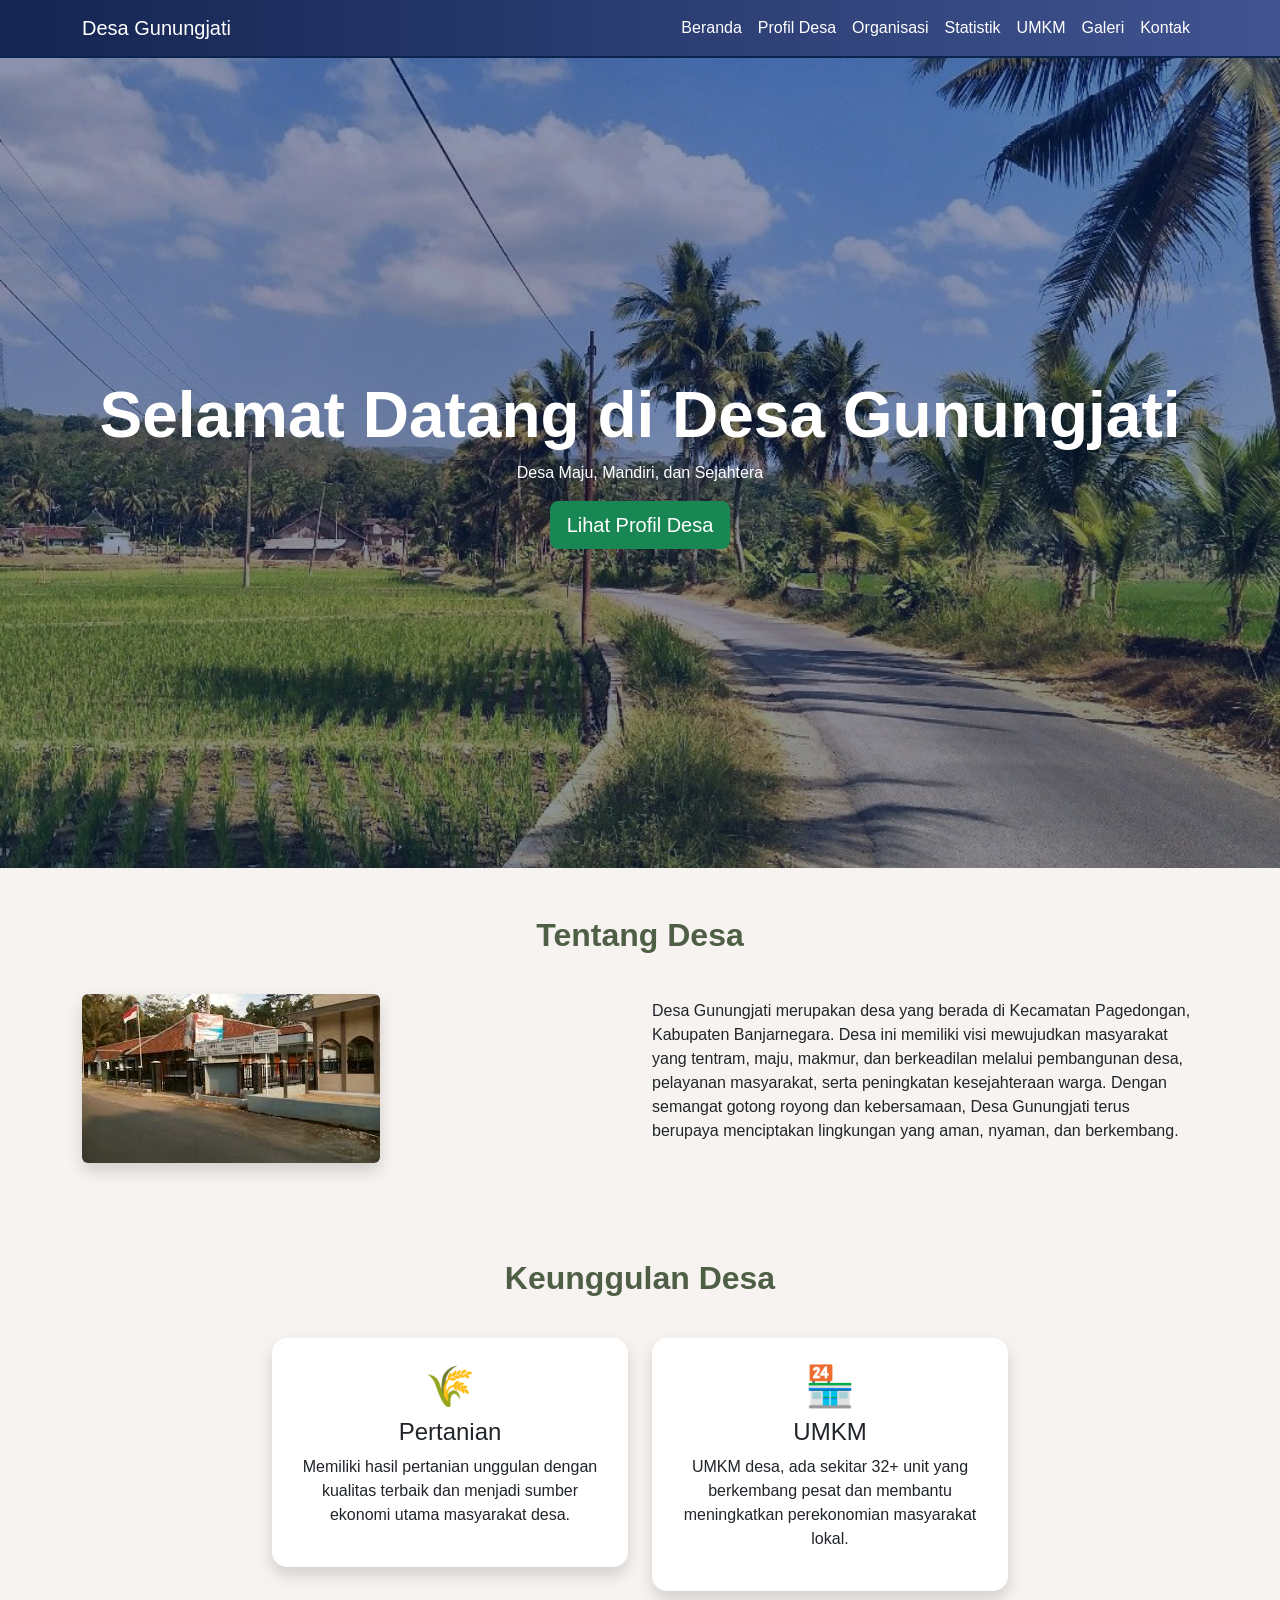
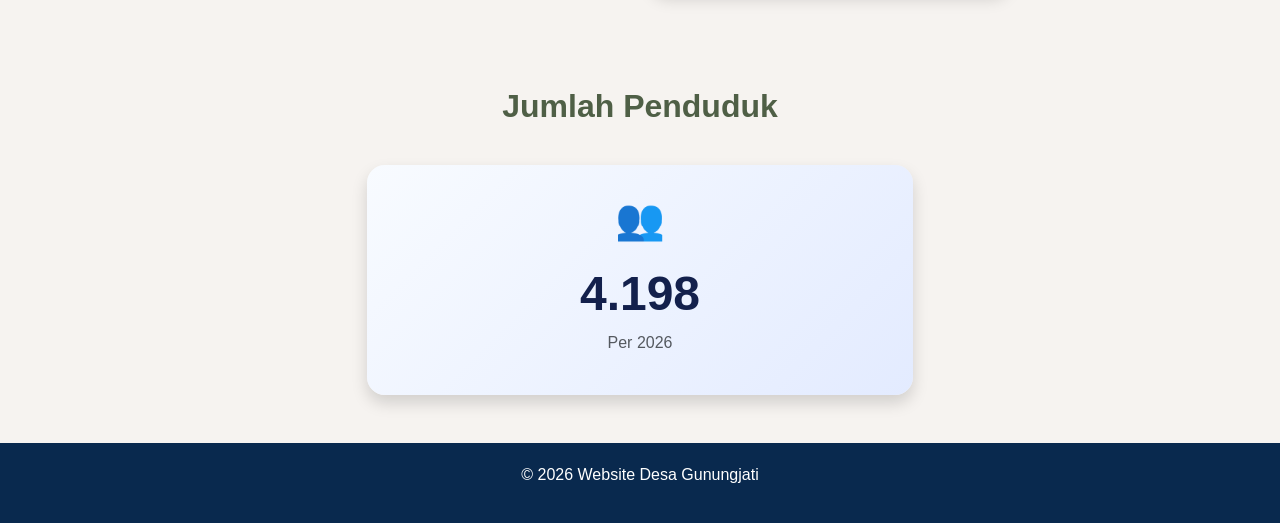
<file: Webdesa/index.html>
<!DOCTYPE html>
<html lang="id">
<head>
  <meta charset="UTF-8">
  <meta name="viewport" content="width=device-width, initial-scale=1.0">
  <title>Website Desa Gunungjati</title>
  <link href="https://cdn.jsdelivr.net/npm/bootstrap@5.3.3/dist/css/bootstrap.min.css" rel="stylesheet">
  <link rel="stylesheet" href="css/style.css">
</head>
<body>
  <!-- NAVBAR -->
  <nav class="navbar navbar-expand-lg navbar-dark sticky-top">
    <div class="container">
      <a class="navbar-brand" href="index.html">Desa Gunungjati</a>
      <button class="navbar-toggler" type="button" data-bs-toggle="collapse" data-bs-target="#menu">
        <span class="navbar-toggler-icon"></span>
      </button>
      <div class="collapse navbar-collapse" id="menu">
        <ul class="navbar-nav ms-auto">
          <li class="nav-item"><a class="nav-link" href="index.html">Beranda</a></li>
          <li class="nav-item"><a class="nav-link" href="profil.html">Profil Desa</a></li>
          <li class="nav-item"><a class="nav-link" href="organisasi.html">Organisasi</a></li>
          <li class="nav-item"><a class="nav-link" href="statistik.html">Statistik</a></li>
          <li class="nav-item"><a class="nav-link" href="umkm.html">UMKM</a></li>
          <li class="nav-item"><a class="nav-link" href="galeri.html">Galeri</a></li>
          <li class="nav-item"><a class="nav-link" href="kontak.html">Kontak</a></li>
        </ul>
      </div>
    </div>
  </nav>

  <!-- HERO -->
  <section class="hero">
    <div class="hero-content">
      <h1>Selamat Datang di Desa Gunungjati</h1>
      <p>Desa Maju, Mandiri, dan Sejahtera</p>
      <a href="profil.html" class="btn btn-success btn-lg">Lihat Profil Desa</a>
    </div>
  </section>

  <!-- TENTANG DESA -->
  <section class="container py-5">
    <h2 class="section-title">Tentang Desa</h2>
    <div class="row align-items-center">
      <div class="col-md-6">
        <img src="images/kantor-desa.jpg" class="img-fluid rounded shadow" alt="Kantor Desa">
      </div>
      <div class="col-md-6">
        <p>Desa Gunungjati merupakan desa yang berada di Kecamatan Pagedongan, Kabupaten Banjarnegara. Desa ini memiliki visi mewujudkan masyarakat yang tentram, maju, makmur, dan berkeadilan melalui pembangunan desa, pelayanan masyarakat, serta peningkatan kesejahteraan warga. Dengan semangat gotong royong dan kebersamaan, Desa Gunungjati terus berupaya menciptakan lingkungan yang aman, nyaman, dan berkembang.</p>
        
      </div>
    </div>
  </section>

  <!-- KEUNGGULAN -->
  <section class="container py-5">
    <h2 class="section-title">Keunggulan Desa</h2>
    <div class="row justify-content-center g-4">
      <div class="col-md-4">
        <div class="card shadow p-4 text-center">
          <h1>🌾</h1>
          <h4>Pertanian</h4>
          <p>Memiliki hasil pertanian unggulan dengan kualitas terbaik dan menjadi sumber ekonomi utama masyarakat desa.</p>
        </div>
      </div>
      <div class="col-md-4">
        <div class="card shadow p-4 text-center">
          <h1>🏪</h1>
          <h4>UMKM</h4>
          <p>UMKM desa, ada sekitar 32+ unit yang berkembang pesat dan membantu meningkatkan perekonomian masyarakat lokal.</p>
        </div>
      </div>
    </div>
  </section>

  <!-- JUMLAH PENDUDUK -->
  <section class="container py-5">
    <h2 class="section-title">Jumlah Penduduk</h2>
    <div class="row justify-content-center">
      <div class="col-md-6">
        <div class="card stat-card text-center p-4 shadow">
          <div class="stat-icon">👥</div>
          <h2 id="population-count" data-target="5234">3649</h2>
          <p class="text-muted">Per 2026</p>
        </div>
      </div>
    </div>
  </section>

  <!-- FOOTER -->
  <footer>
    <p>&copy; 2026 Website Desa Gunungjati</p>
  </footer>

  <script src="https://cdn.jsdelivr.net/npm/bootstrap@5.3.3/dist/js/bootstrap.bundle.min.js"></script>
  <script src="js/script.js"></script>
</body>
</html>
</file>
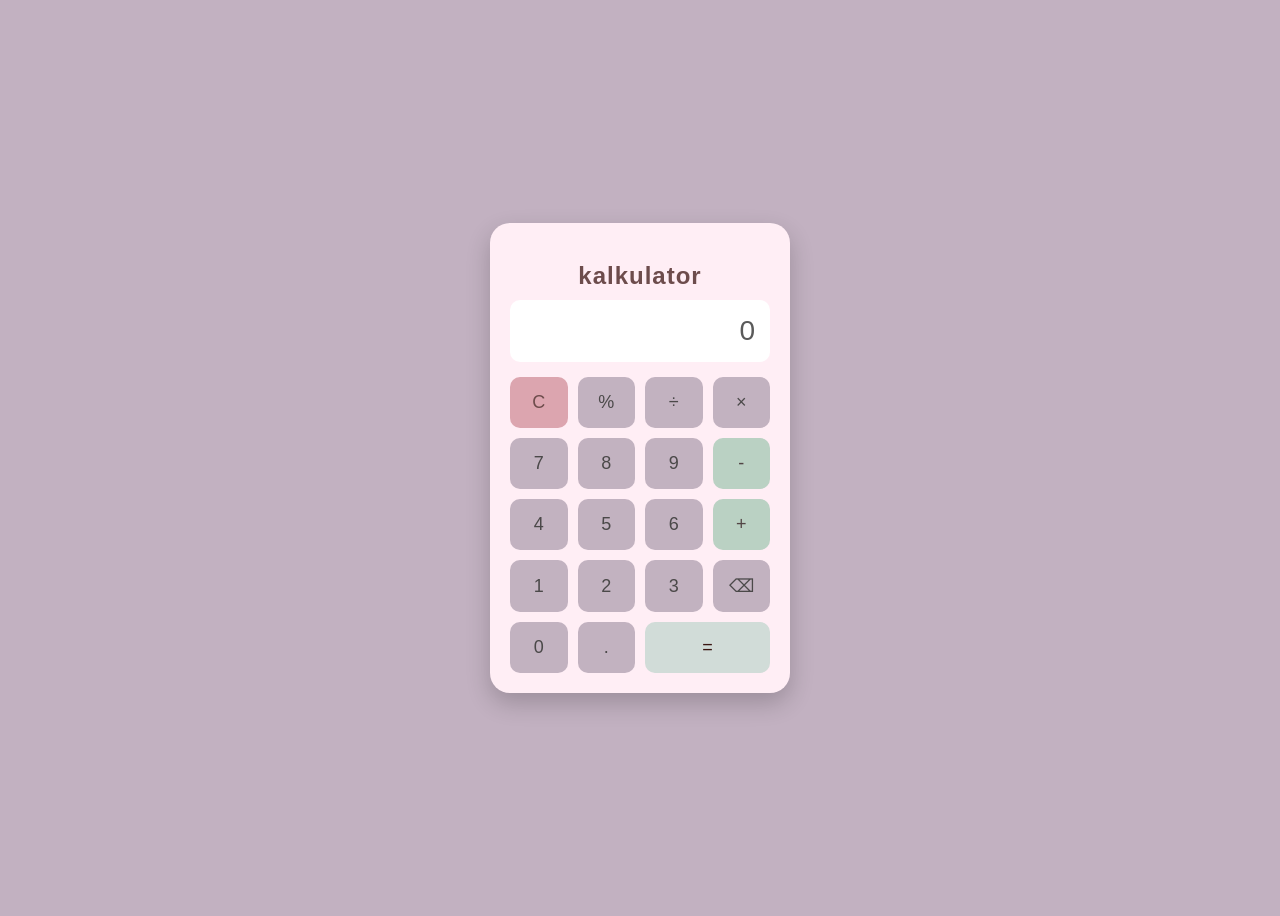
<file: 20374Kalkulator.html>
<!DOCTYPE html>
<html lang="id">
<head>
<meta charset="UTF-8">
<meta name="viewport" content="width=device-width, initial-scale=1.0">
<title>Kalkulator</title>
<style>
    :root {
        --bg: #c2b1c1;
        --calc: #ffeef5;
        --display: #fff;
        --text: #5a5a5a;
        --btn: #c2b2c0;
        --btn-text: #4b4949;
        --accent: #bad1c3;
    }

    body {
        display: flex;
        justify-content: center;
        align-items: center;
        height: 100vh;
        background: var(--bg);
        font-family: Arial, sans-serif;
    }

    .calculator {
        background: var(--calc);
        padding: 20px;
        border-radius: 20px;
        box-shadow: 0 10px 25px rgba(0,0,0,0.2);
        width: 260px;
    }

    .title {
        text-align: center;
        color: #6d4c4c;
        margin-bottom: 10px;
        font-weight: bold;
        letter-spacing: 1px;
    }

    .display {
        background: var(--display);
        color: var(--text);
        font-size: 28px;
        padding: 15px;
        border-radius: 10px;
        text-align: right;
        margin-bottom: 15px;
        overflow-x: auto;
    }

    .buttons {
        display: grid;
        grid-template-columns: repeat(4, 1fr);
        gap: 10px;
    }

    button {
        padding: 15px;
        font-size: 18px;
        border: none;
        border-radius: 10px;
        cursor: pointer;
        background: var(--btn);
        color: var(--btn-text);
        transition: 0.2s;
    }

    button:active {
        transform: scale(0.95);
    }

    .operator {
        background: var(--accent);
        color: #524545;
    }

    .equal {
        background: #d1dcd8;
        color: #3a1612;
        grid-column: span 2;
    }

    .clear {
        background: #dca5af;
        color: #6d4c4c;
    }
</style>
</head>
<body>

<div class="calculator">
    <h2 class="title">kalkulator</h2>
    <div class="display" id="display">0</div>

    <div class="buttons">
        <button class="clear" onclick="clearDisplay()">C</button>
        <button onclick="append('%')">%</button>
        <button onclick="append('/')">÷</button>
        <button onclick="append('*')">×</button>

        <button onclick="append('7')">7</button>
        <button onclick="append('8')">8</button>
        <button onclick="append('9')">9</button>
        <button class="operator" onclick="append('-')">-</button>

        <button onclick="append('4')">4</button>
        <button onclick="append('5')">5</button>
        <button onclick="append('6')">6</button>
        <button class="operator" onclick="append('+')">+</button>

        <button onclick="append('1')">1</button>
        <button onclick="append('2')">2</button>
        <button onclick="append('3')">3</button>
        <button onclick="deleteLast()">⌫</button>

        <button onclick="append('0')">0</button>
        <button onclick="append('.')">.</button>
        <button onclick="calculate()" class="equal">=</button>
    </div>
</div>

<script>
    let display = document.getElementById("display");

    function append(value) {
        if (display.innerText === "0") {
            display.innerText = value;
        } else {
            display.innerText += value;
        }
    }

    function clearDisplay() {
        display.innerText = "0";
    }

    function calculate() {
        try {
            display.innerText = eval(display.innerText);
        } catch {
            display.innerText = "Error";
        }
    }

    function deleteLast() {
        if (display.innerText.length === 1) {
            display.innerText = "0";
        } else {
            display.innerText = display.innerText.slice(0, -1);
        }
    }
</script>

</body>
</html>
</file>
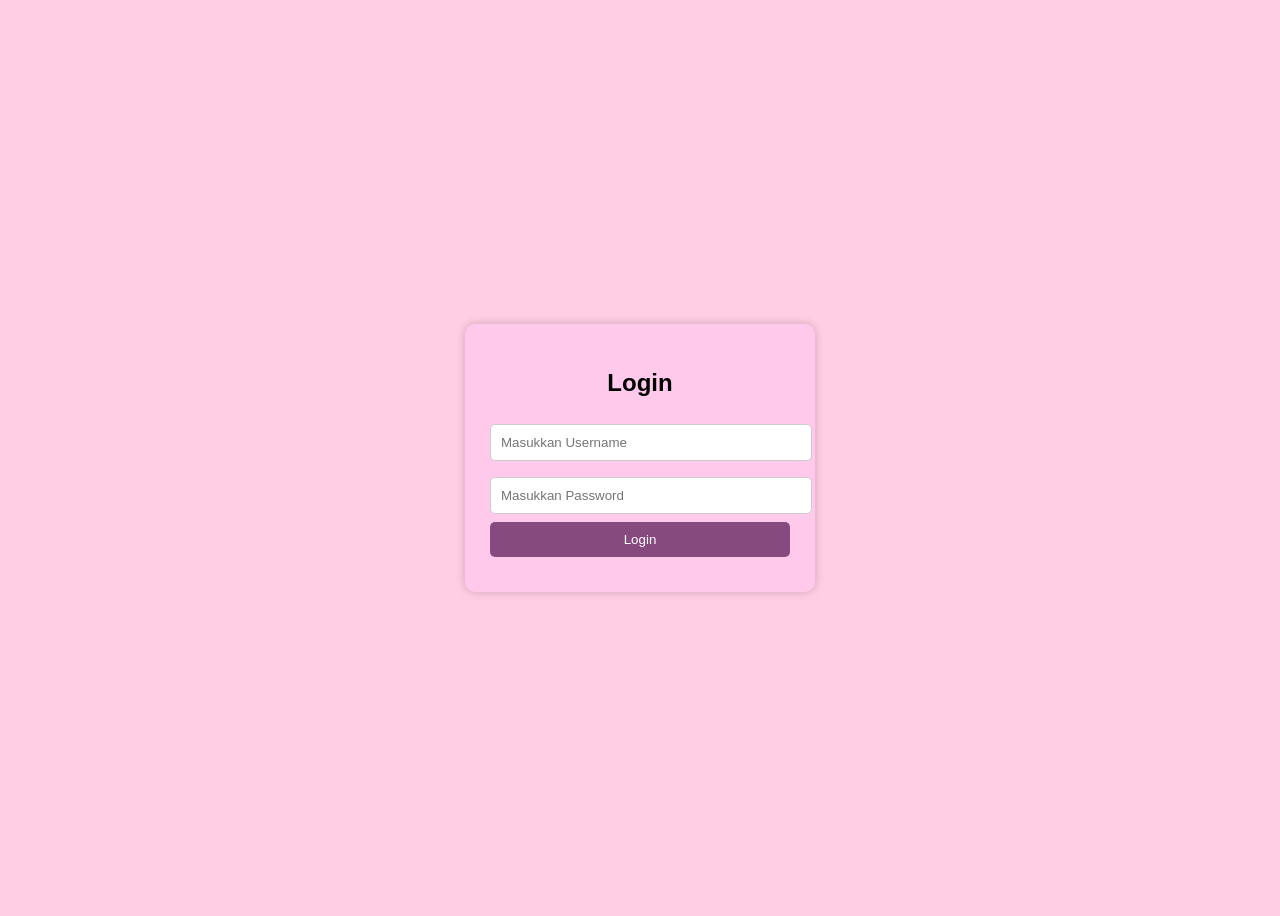
<file: formlogin.html>
<!DOCTYPE html>
<html lang="id">
<head>
    <meta charset="UTF-8">
    <title>Form Login Sederhana</title>
    <style>
        body {
            font-family: Arial, sans-serif;
            background-color: #ffcee3;
            display: flex;
            justify-content: center;
            align-items: center;
            height: 100vh;
        }

        .login-box {
            background: rgb(255, 201, 236);
            padding: 25px;
            border-radius: 10px;
            box-shadow: 0 0 10px rgba(0,0,0,0.2);
            width: 300px;
        }

        h2 {
            text-align: center;
        }

        input {
            width: 100%;
            padding: 10px;
            margin: 8px 0;
            border-radius: 5px;
            border: 1px solid #ccc;
        }

        button {
            width: 100%;
            padding: 10px;
            background-color: #874a7f;
            color: white;
            border: none;
            border-radius: 5px;
            cursor: pointer;
        }

        button:hover {
            background-color: #4b0d2d;
        }

        #hasil {
            margin-top: 10px;
            text-align: center;
            font-weight: bold;
        }
    </style>
</head>
<body>

<div class="login-box">
    <h2>Login</h2>
    <input type="text" id="username" placeholder="Masukkan Username">
    <input type="password" id="password" placeholder="Masukkan Password">
    <button onclick="cekLogin()">Login</button>
    <div id="hasil"></div>
</div>

<script>
    function cekLogin() {
        // username & password yang benar
        let userBenar = "raisya.archive";
        let passBenar = "102713";

        // ambil input user
        let username = document.getElementById("username").value;
        let password = document.getElementById("password").value;

        let hasil = document.getElementById("hasil");

        // pengecekan
        if (username === userBenar && password === passBenar) {
            hasil.style.color = "green";
            hasil.innerHTML = "Password benar ✅";
        } else {
            hasil.style.color = "red";
            hasil.innerHTML = "Password salah ❌";
        }
    }
</script>

</body>
</html>
</file>
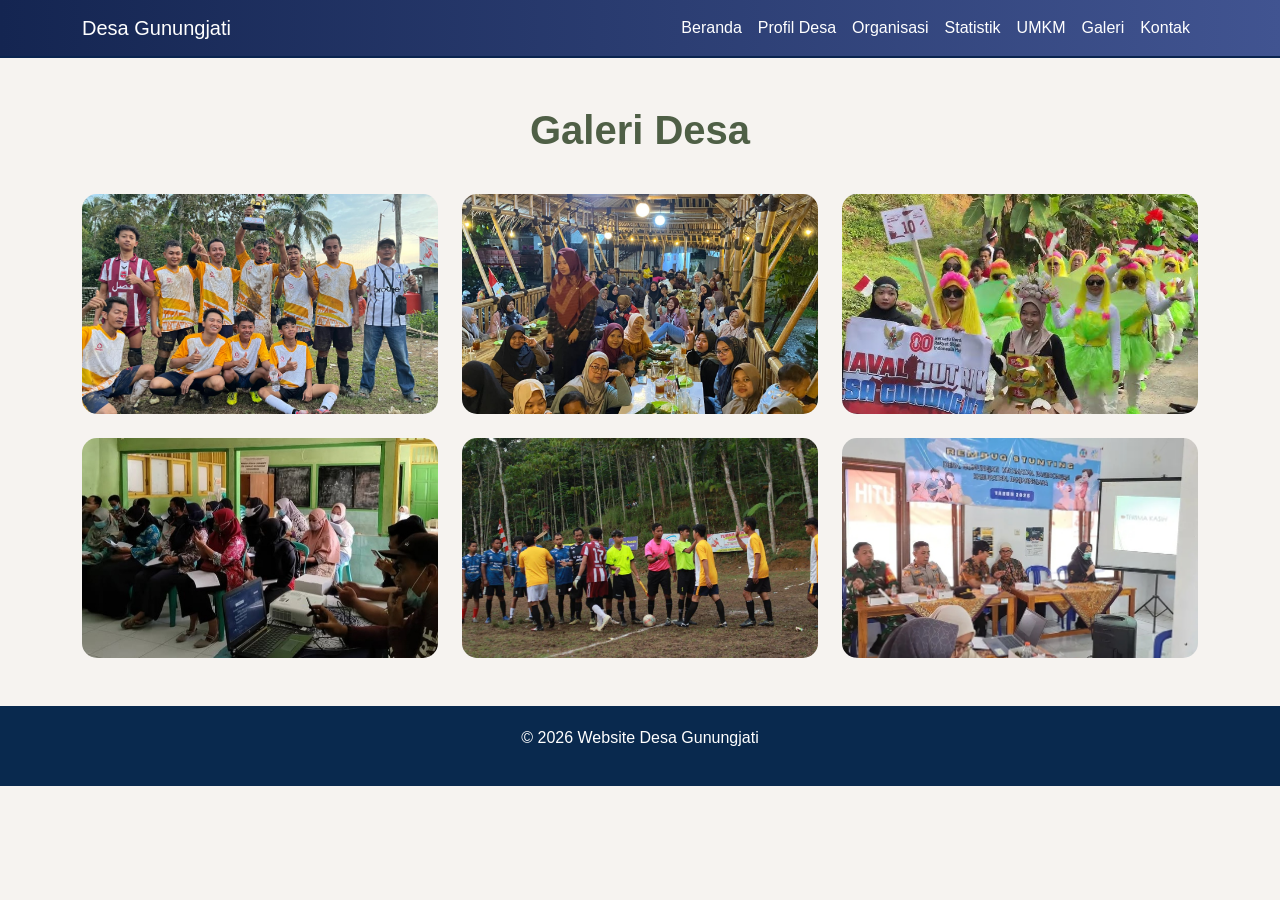
<file: Webdesa/galeri.html>
<!DOCTYPE html>
<html lang="id">
<head>
  <meta charset="UTF-8">
  <meta name="viewport" content="width=device-width, initial-scale=1.0">
  <title>Galeri Desa</title>
  <link href="https://cdn.jsdelivr.net/npm/bootstrap@5.3.3/dist/css/bootstrap.min.css" rel="stylesheet">
  <link rel="stylesheet" href="css/style.css">
</head>
<body>
  <!-- NAVBAR -->
  <nav class="navbar navbar-expand-lg navbar-dark sticky-top">
    <div class="container">
      <a class="navbar-brand" href="index.html">Desa Gunungjati</a>
      <button class="navbar-toggler" type="button" data-bs-toggle="collapse" data-bs-target="#menu">
        <span class="navbar-toggler-icon"></span>
      </button>
      <div class="collapse navbar-collapse" id="menu">
        <ul class="navbar-nav ms-auto">
          <li class="nav-item"><a class="nav-link" href="index.html">Beranda</a></li>
          <li class="nav-item"><a class="nav-link" href="profil.html">Profil Desa</a></li>
          <li class="nav-item"><a class="nav-link" href="organisasi.html">Organisasi</a></li>
          <li class="nav-item"><a class="nav-link" href="statistik.html">Statistik</a></li>
          <li class="nav-item"><a class="nav-link" href="umkm.html">UMKM</a></li>
          <li class="nav-item"><a class="nav-link" href="galeri.html">Galeri</a></li>
          <li class="nav-item"><a class="nav-link" href="kontak.html">Kontak</a></li>
        </ul>
      </div>
    </div>
  </nav>

  <!-- ISI -->
  <div class="container py-5 gallery">
    <h1 class="section-title">Galeri Desa</h1>

    <div class="row g-4">
      <div class="col-md-4">
        <img src="images/galeri1.jpg" alt="Galeri 1">
      </div>
      <div class="col-md-4">
        <img src="images/galeri2.jpg" alt="Galeri 2">
      </div>
      <div class="col-md-4">
        <img src="images/galeri3.jpg" alt="Galeri 3">
      </div>
      <div class="col-md-4">
        <img src="images/galeri4.jpg" alt="Galeri 4">
      </div>
      <div class="col-md-4">
        <img src="images/galeri5.jpg" alt="Galeri 5">
      </div>
      <div class="col-md-4">
        <img src="images/galeri6.jpg" alt="Galeri 6">
      </div>
    </div>
  </div>

  <!-- FOOTER -->
  <footer>
    <p>&copy; 2026 Website Desa Gunungjati</p>
  </footer>

  <script src="https://cdn.jsdelivr.net/npm/bootstrap@5.3.3/dist/js/bootstrap.bundle.min.js"></script>
  <script src="js/script.js"></script>
</body>
</html>
</file>
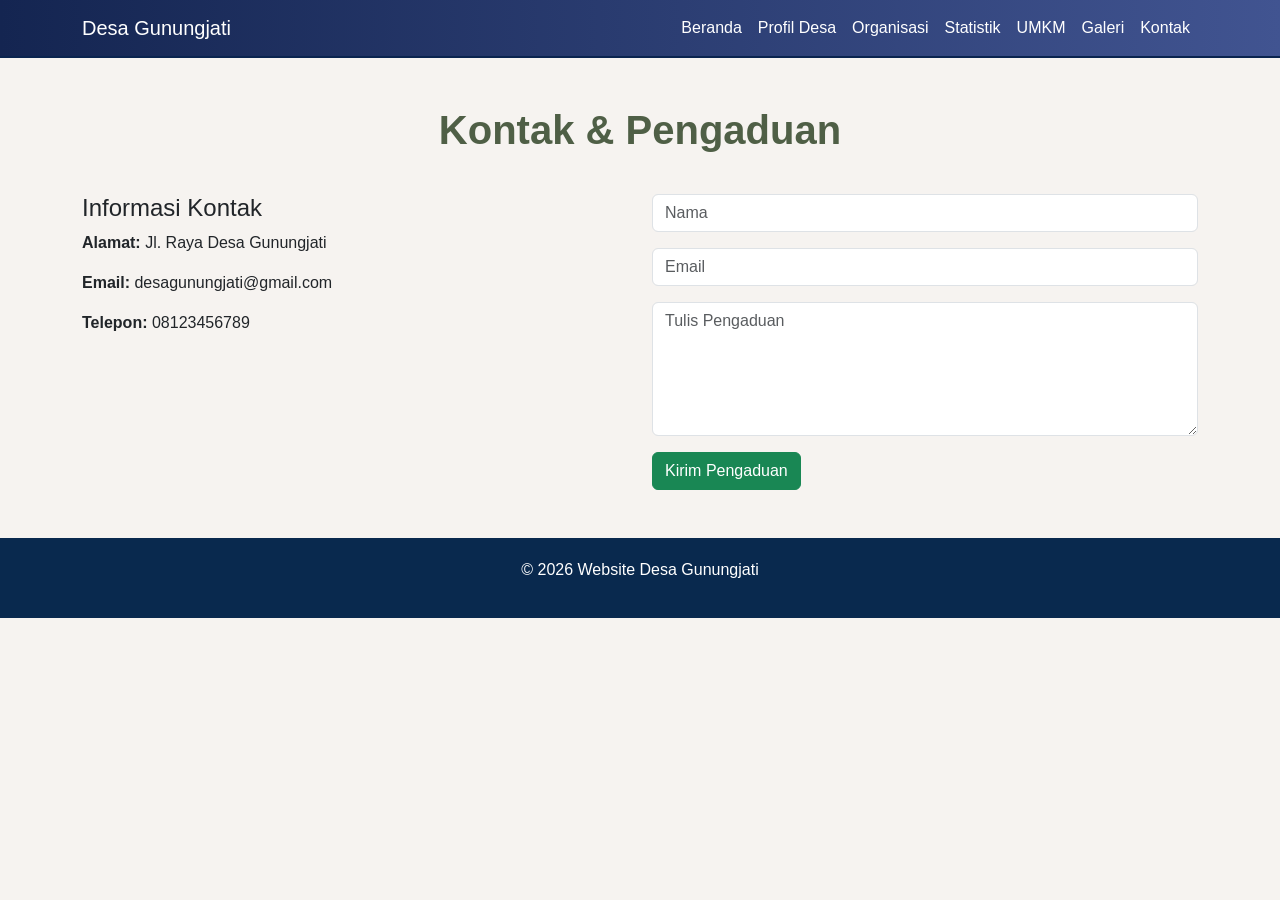
<file: Webdesa/kontak.html>
<!DOCTYPE html>
<html lang="id">
<head>
  <meta charset="UTF-8">
  <meta name="viewport" content="width=device-width, initial-scale=1.0">
  <title>Kontak Desa</title>
  <link href="https://cdn.jsdelivr.net/npm/bootstrap@5.3.3/dist/css/bootstrap.min.css" rel="stylesheet">
  <link rel="stylesheet" href="css/style.css">
</head>
<body>
  <!-- NAVBAR -->
  <nav class="navbar navbar-expand-lg navbar-dark sticky-top">
    <div class="container">
      <a class="navbar-brand" href="index.html">Desa Gunungjati</a>
      <button class="navbar-toggler" type="button" data-bs-toggle="collapse" data-bs-target="#menu">
        <span class="navbar-toggler-icon"></span>
      </button>
      <div class="collapse navbar-collapse" id="menu">
        <ul class="navbar-nav ms-auto">
          <li class="nav-item"><a class="nav-link" href="index.html">Beranda</a></li>
          <li class="nav-item"><a class="nav-link" href="profil.html">Profil Desa</a></li>
          <li class="nav-item"><a class="nav-link" href="organisasi.html">Organisasi</a></li>
          <li class="nav-item"><a class="nav-link" href="statistik.html">Statistik</a></li>
          <li class="nav-item"><a class="nav-link" href="umkm.html">UMKM</a></li>
          <li class="nav-item"><a class="nav-link" href="galeri.html">Galeri</a></li>
          <li class="nav-item"><a class="nav-link" href="kontak.html">Kontak</a></li>
        </ul>
      </div>
    </div>
  </nav>

  <!-- ISI -->
  <div class="container py-5">
    <h1 class="section-title">Kontak & Pengaduan</h1>

    <div class="row">
      <div class="col-md-6">
        <h4>Informasi Kontak</h4>
        <p><strong>Alamat:</strong> Jl. Raya Desa Gunungjati</p>
        <p><strong>Email:</strong> desagunungjati@gmail.com</p>
        <p><strong>Telepon:</strong> 08123456789</p>
      </div>

      <div class="col-md-6">
        <form id="contactForm">
          <div class="mb-3">
            <input type="text" class="form-control" id="nama" placeholder="Nama" required>
          </div>
          <div class="mb-3">
            <input type="email" class="form-control" id="email" placeholder="Email" required>
          </div>
          <div class="mb-3">
            <textarea class="form-control" id="pesan" rows="5" placeholder="Tulis Pengaduan" required></textarea>
          </div>
          <button type="button" onclick="kirimPesan()" class="btn btn-success">Kirim Pengaduan</button>
        </form>
      </div>
    </div>
  </div>

  <!-- FOOTER -->
  <footer>
    <p>&copy; 2026 Website Desa Gunungjati</p>
  </footer>

  <script src="https://cdn.jsdelivr.net/npm/bootstrap@5.3.3/dist/js/bootstrap.bundle.min.js"></script>
  <script src="js/script.js"></script>
</body>
</html>
</file>
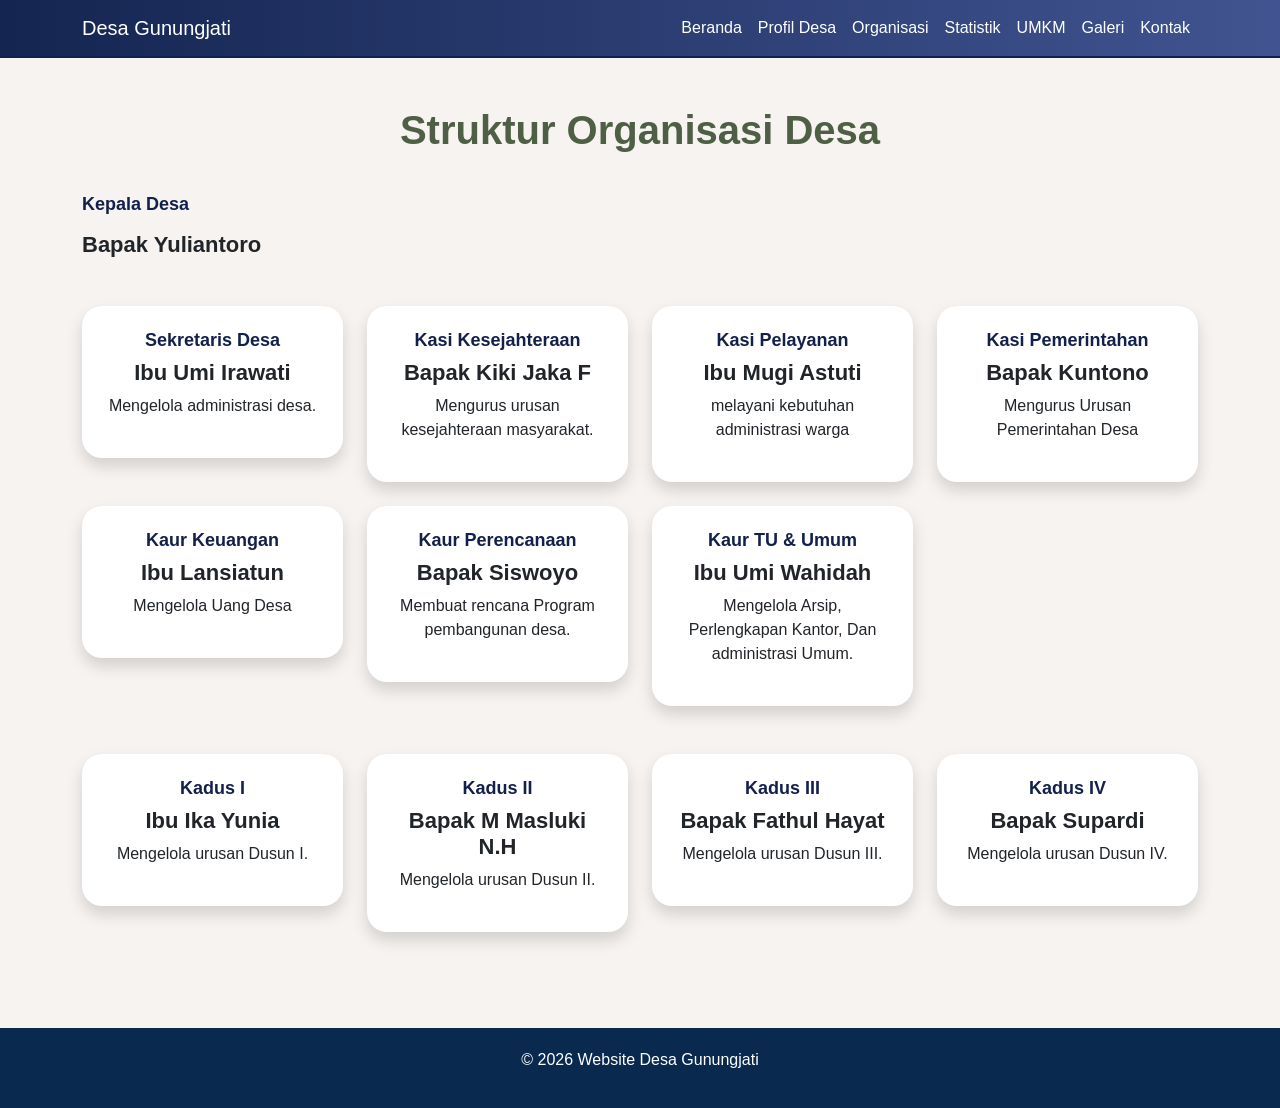
<file: Webdesa/organisasi.html>
<!DOCTYPE html>
<html lang="id">
<head>
  <meta charset="UTF-8">
  <meta name="viewport" content="width=device-width, initial-scale=1.0">
  <title>Struktur Organisasi Desa</title>
  <link href="https://cdn.jsdelivr.net/npm/bootstrap@5.3.3/dist/css/bootstrap.min.css" rel="stylesheet">
  <link rel="stylesheet" href="css/style.css">
</head>
<body>
  <!-- NAVBAR -->
  <nav class="navbar navbar-expand-lg navbar-dark sticky-top">
    <div class="container">
      <a class="navbar-brand" href="index.html">Desa Gunungjati</a>
      <button class="navbar-toggler" type="button" data-bs-toggle="collapse" data-bs-target="#menu">
        <span class="navbar-toggler-icon"></span>
      </button>
      <div class="collapse navbar-collapse" id="menu">
        <ul class="navbar-nav ms-auto">
          <li class="nav-item"><a class="nav-link" href="index.html">Beranda</a></li>
          <li class="nav-item"><a class="nav-link" href="profil.html">Profil Desa</a></li>
          <li class="nav-item"><a class="nav-link" href="organisasi.html">Organisasi</a></li>
          <li class="nav-item"><a class="nav-link" href="statistik.html">Statistik</a></li>
          <li class="nav-item"><a class="nav-link" href="umkm.html">UMKM</a></li>
          <li class="nav-item"><a class="nav-link" href="galeri.html">Galeri</a></li>
          <li class="nav-item"><a class="nav-link" href="kontak.html">Kontak</a></li>
        </ul>
      </div>
    </div>
  </nav>

  <!-- JUDUL -->
  <div class="container py-5">
    <h1 class="section-title">Struktur Organisasi Desa</h1>

    <!-- KEPALA DESA -->
    <div class="mb-5">
      <h3 class="jabatan mb-3">Kepala Desa</h3>
      <h5 class="nama">Bapak Yuliantoro</h5>
    </div>

    <!-- PERANGKAT DESA -->
    <div class="row g-4">
      <div class="col-md-3">
        <div class="card org-card shadow text-center p-4">
          <h4 class="jabatan">Sekretaris Desa</h4>
          <h5 class="nama">Ibu Umi Irawati</h5>
          <p>Mengelola administrasi desa.</p>
        </div>
      </div>
      <div class="col-md-3">
        <div class="card org-card shadow text-center p-4">
          <h4 class="jabatan">Kasi Kesejahteraan</h4>
          <h5 class="nama">Bapak Kiki Jaka F</h5>
          <p>Mengurus urusan kesejahteraan masyarakat.</p>
        </div>
      </div>
      <div class="col-md-3">
        <div class="card org-card shadow text-center p-4">
          <h4 class="jabatan">Kasi Pelayanan</h4>
          <h5 class="nama">Ibu Mugi Astuti</h5>
          <p>melayani kebutuhan administrasi warga</p>
        </div>
      </div>
      <div class="col-md-3">
        <div class="card org-card shadow text-center p-4">
          <h4 class="jabatan">Kasi Pemerintahan</h4>
          <h5 class="nama">Bapak Kuntono</h5>
          <p>Mengurus Urusan Pemerintahan Desa</p>
        </div>
      </div>
      <div class="col-md-3">
        <div class="card org-card shadow text-center p-4">
          <h4 class="jabatan">Kaur Keuangan</h4>
          <h5 class="nama">Ibu Lansiatun</h5>
          <p>Mengelola Uang Desa</p>
        </div>
      </div>
      <div class="col-md-3">
        <div class="card org-card shadow text-center p-4">
          <h4 class="jabatan">Kaur Perencanaan</h4>
          <h5 class="nama">Bapak Siswoyo</h5>
          <p>Membuat rencana Program pembangunan desa.</p>
        </div>
      </div>
      <div class="col-md-3">
        <div class="card org-card shadow text-center p-4">
          <h4 class="jabatan">Kaur TU & Umum</h4>
          <h5 class="nama">Ibu Umi Wahidah</h5>
          <p>Mengelola Arsip, Perlengkapan Kantor, Dan administrasi Umum.</p>
        </div>
      </div>
    </div>

    <!-- KEPALA DUSUN -->
    <div class="row g-4 mt-4">
      <div class="col-md-3">
        <div class="card org-card shadow text-center p-4">
          <h4 class="jabatan">Kadus I</h4>
          <h5 class="nama">Ibu Ika Yunia</h5>
          <p>Mengelola urusan Dusun I.</p>
        </div>
      </div>
      <div class="col-md-3">
        <div class="card org-card shadow text-center p-4">
          <h4 class="jabatan">Kadus II</h4>
          <h5 class="nama">Bapak M Masluki N.H</h5>
          <p>Mengelola urusan Dusun II.</p>
        </div>
      </div>
      <div class="col-md-3">
        <div class="card org-card shadow text-center p-4">
          <h4 class="jabatan">Kadus III</h4>
          <h5 class="nama">Bapak Fathul Hayat</h5>
          <p>Mengelola urusan Dusun III.</p>
        </div>
      </div>
      <div class="col-md-3">
        <div class="card org-card shadow text-center p-4">
          <h4 class="jabatan">Kadus IV</h4>
          <h5 class="nama">Bapak Supardi</h5>
          <p>Mengelola urusan Dusun IV.</p>
        </div>
      </div>
    </div>
  </div>

  <!-- FOOTER -->
  <footer class="mt-5">
    <p>&copy; 2026 Website Desa Gunungjati</p>
  </footer>

  <script src="https://cdn.jsdelivr.net/npm/bootstrap@5.3.3/dist/js/bootstrap.bundle.min.js"></script>
  <script src="js/script.js"></script>
</body>
</html>
</file>
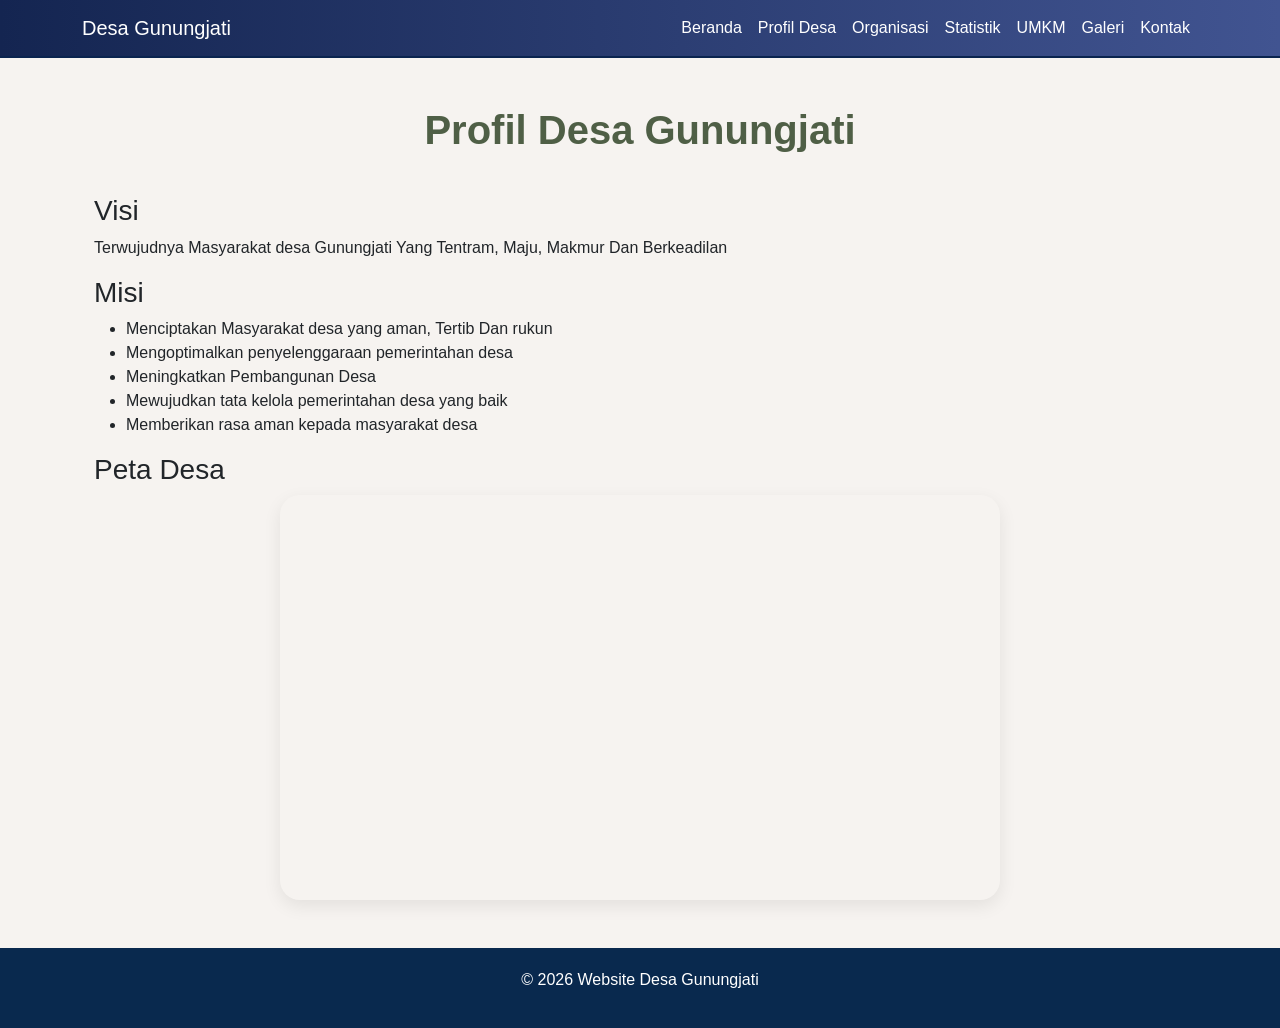
<file: Webdesa/profil.html>
<!DOCTYPE html>
<html lang="id">
<head>
  <meta charset="UTF-8">
  <meta name="viewport" content="width=device-width, initial-scale=1.0">
  <title>Profil Desa</title>
  <link href="https://cdn.jsdelivr.net/npm/bootstrap@5.3.3/dist/css/bootstrap.min.css" rel="stylesheet">
  <link rel="stylesheet" href="css/style.css">
</head>
<body>
  <!-- NAVBAR -->
  <nav class="navbar navbar-expand-lg navbar-dark sticky-top">
    <div class="container">
      <a class="navbar-brand" href="index.html">Desa Gunungjati</a>
      <button class="navbar-toggler" type="button" data-bs-toggle="collapse" data-bs-target="#menu">
        <span class="navbar-toggler-icon"></span>
      </button>
      <div class="collapse navbar-collapse" id="menu">
        <ul class="navbar-nav ms-auto">
          <li class="nav-item"><a class="nav-link" href="index.html">Beranda</a></li>
          <li class="nav-item"><a class="nav-link" href="profil.html">Profil Desa</a></li>
          <li class="nav-item"><a class="nav-link" href="organisasi.html">Organisasi</a></li>
          <li class="nav-item"><a class="nav-link" href="statistik.html">Statistik</a></li>
          <li class="nav-item"><a class="nav-link" href="umkm.html">UMKM</a></li>
          <li class="nav-item"><a class="nav-link" href="galeri.html">Galeri</a></li>
          <li class="nav-item"><a class="nav-link" href="kontak.html">Kontak</a></li>
        </ul>
      </div>
    </div>
  </nav>

  <!-- ISI -->
  <div class="container-fluid profile-map-wrapper py-5">
    <div class="container px-4">
      <h1 class="section-title">Profil Desa Gunungjati</h1>
      
      <h3>Visi</h3>
      <p>Terwujudnya Masyarakat desa Gunungjati Yang Tentram, Maju, Makmur Dan Berkeadilan</p>

      <h3>Misi</h3>
      <ul>
        <li>Menciptakan Masyarakat desa yang aman, Tertib Dan rukun</li>
        <li>Mengoptimalkan penyelenggaraan pemerintahan desa</li>
        <li>Meningkatkan Pembangunan Desa</li>
        <li>Mewujudkan tata kelola pemerintahan desa yang baik</li>
        <li>Memberikan rasa aman kepada masyarakat desa</li>
        
      </ul>
    </div>

    <div class="container px-4">
      <h3>Peta Desa</h3>
      <div class="row justify-content-center">
        <div class="col-12 col-md-10 col-lg-8">
          <div class="map-responsive mx-auto">
            <iframe src="https://www.google.com/maps/embed?pb=!1m18!1m12!1m3!1d31648.710009904138!2d109.65157171506014!3d-7.455433473560693!2m3!1f0!2f0!3f0!3m2!1i1024!2i768!4f13.1!3m3!1m2!1s0x2e7aae842aa548bb%3A0x5027a76e3552bf0!2sGunungjati%2C%20Kec.%20Pagedongan%2C%20Kab.%20Banjarnegara%2C%20Jawa%20Tengah!5e0!3m2!1sid!2sid!4v1779288660011!5m2!1sid!2sid" allowfullscreen="" loading="lazy" referrerpolicy="no-referrer-when-downgrade"></iframe>
          </div>
        </div>
      </div>
    </div>
  </div>

  <!-- FOOTER -->
  <footer>
    <p>&copy; 2026 Website Desa Gunungjati</p>
  </footer>

  <script src="https://cdn.jsdelivr.net/npm/bootstrap@5.3.3/dist/js/bootstrap.bundle.min.js"></script>
  <script src="js/script.js"></script>
</body>
</html>
</file>
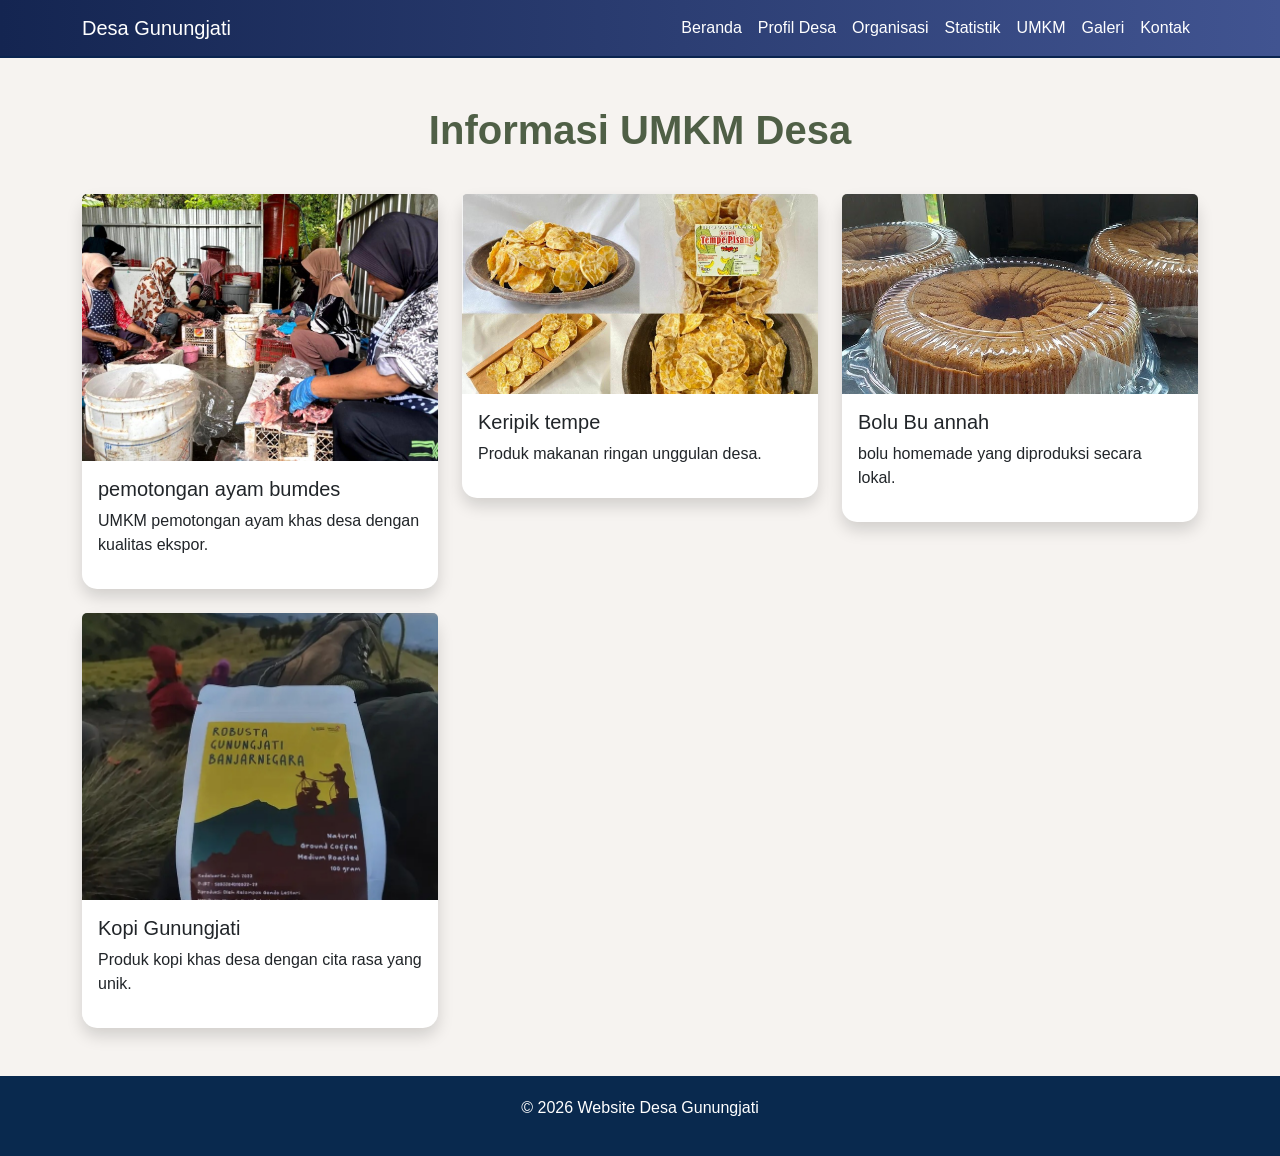
<file: Webdesa/umkm.html>
<!DOCTYPE html>
<html lang="id">
<head>
  <meta charset="UTF-8">
  <meta name="viewport" content="width=device-width, initial-scale=1.0">
  <title>UMKM Desa</title>
  <link href="https://cdn.jsdelivr.net/npm/bootstrap@5.3.3/dist/css/bootstrap.min.css" rel="stylesheet">
  <link rel="stylesheet" href="css/style.css">
</head>
<body>
  <!-- NAVBAR -->
  <nav class="navbar navbar-expand-lg navbar-dark sticky-top">
    <div class="container">
      <a class="navbar-brand" href="index.html">Desa Gunungjati</a>
      <button class="navbar-toggler" type="button" data-bs-toggle="collapse" data-bs-target="#menu">
        <span class="navbar-toggler-icon"></span>
      </button>
      <div class="collapse navbar-collapse" id="menu">
        <ul class="navbar-nav ms-auto">
          <li class="nav-item"><a class="nav-link" href="index.html">Beranda</a></li>
          <li class="nav-item"><a class="nav-link" href="profil.html">Profil Desa</a></li>
          <li class="nav-item"><a class="nav-link" href="organisasi.html">Organisasi</a></li>
          <li class="nav-item"><a class="nav-link" href="statistik.html">Statistik</a></li>
          <li class="nav-item"><a class="nav-link" href="umkm.html">UMKM</a></li>
          <li class="nav-item"><a class="nav-link" href="galeri.html">Galeri</a></li>
          <li class="nav-item"><a class="nav-link" href="kontak.html">Kontak</a></li>
        </ul>
      </div>
    </div>
  </nav>

  <!-- ISI -->
  <div class="container py-5">
    <h1 class="section-title">Informasi UMKM Desa</h1>

    <div class="row g-4">
      <div class="col-md-4">
        <div class="card shadow">
          <img src="images/umkm1.jpg" class="card-img-top" alt="Kerajinan Bambu">
          <div class="card-body">
            <h5>pemotongan ayam bumdes</h5>
            <p>UMKM pemotongan ayam khas desa dengan kualitas ekspor.</p>
          </div>
        </div>
      </div>
      <div class="col-md-4">
        <div class="card shadow">
          <img src="images/umkm2.jpg" class="card-img-top" alt="Keripik Tempe">
          <div class="card-body">
            <h5>Keripik tempe</h5>
            <p>Produk makanan ringan unggulan desa.</p>
          </div>
        </div>
      </div>
      <div class="col-md-4">
        <div class="card shadow">
          <img src="images/umkm3.jpg" class="card-img-top" alt="bolu bu annah">
          <div class="card-body">
            <h5>Bolu Bu annah</h5>
            <p>bolu homemade yang diproduksi secara lokal.</p>
          </div>
        </div>
      </div>
      <div class="col-md-4">
        <div class="card shadow">
          <img src="images/umkm4.jpg" class="card-img-top" alt="Kopi Gunungjati">
          <div class="card-body">
            <h5>Kopi Gunungjati</h5>
            <p>Produk kopi khas desa dengan cita rasa yang unik.</p>
          </div>
        </div>
      </div>
    </div>
  </div>

  <!-- FOOTER -->
  <footer>
    <p>&copy; 2026 Website Desa Gunungjati</p>
  </footer>

  <script src="https://cdn.jsdelivr.net/npm/bootstrap@5.3.3/dist/js/bootstrap.bundle.min.js"></script>
  <script src="js/script.js"></script>
</body>
</html>
</file>
<file: Webdesa/css/style.css>
:root {
  --bg: #f6f3f0;
  --nav: #5a6c53;
  --nav-text: #ffffff;
  --section-text: #4f5f46;
  --accent: #13204c;
  --card: #ffffff;
  --card-shadow: rgba(16, 36, 87, 0.12);
  --border: #c8d5b0;
  --footer: #09294e;
}

body {
  font-family: 'Poppins', sans-serif;
  background-color: var(--bg);
}

.statistik-page {
  background-color: #f6f3f0;
}

.statistik-page .card {
  background: linear-gradient(180deg, #faefe9, #eef5e2);
}

.statistik-page .section-title {
  color: #303b2b;
}

.statistik-page footer {
  background: #09294e;
}

/* NAVBAR */
.navbar {
  background: linear-gradient(90deg, #142551, #415491);
  border-bottom: 2px solid #0a244f;
}

.navbar-brand,
.nav-link {
  color: var(--nav-text) !important;
  font-weight: 500;
}

.navbar-toggler {
  border-color: rgba(255,255,255,0.35);
}

.navbar-toggler-icon {
  filter: invert(100%);
}

.navbar-dark .navbar-nav .nav-link:hover,
.navbar-dark .navbar-nav .nav-link:focus,
.navbar-dark .navbar-nav .nav-link.active {
  color: #d9e8ff !important;
}

/* HERO */
.hero {
  background: url('../images/hero.jpg') center/cover;
  height: 90vh;
  display: flex;
  align-items: center;
  justify-content: center;
  text-align: center;
  color: white;
  position: relative;
}

.hero::before {
  content: '';
  position: absolute;
  width: 100%;
  height: 100%;
  background: rgba(4, 19, 78, 0.45);
}

.hero-content {
  position: relative;
  z-index: 2;
}

.hero h1 {
  font-size: 4rem;
  font-weight: bold;
}

/* SECTION */
.section-title {
  text-align: center;
  margin-bottom: 40px;
  font-weight: bold;
  color: var(--section-text);
}

/* CARD */
.card {
  border: none;
  border-radius: 15px;
  transition: 0.3s;
  background: var(--card);
}

.card:hover {
  transform: translateY(-10px);
  box-shadow: 0 12px 28px var(--card-shadow);
}

/* ORGANISASI */
.org-card {
  border-radius: 20px;
  transition: 0.3s;
  border: none;
}

.org-card:hover {
  transform: translateY(-10px);
  box-shadow: 0 12px 28px var(--card-shadow);
}

.jabatan {
  font-size: 18px;
  font-weight: bold;
  color: var(--accent);
}

.nama {
  font-size: 22px;
  font-weight: bold;
}

.foto-kepala {
  width: 170px;
  height: 170px;
  object-fit: cover;
  border-radius: 50%;
  border: 5px solid var(--border);
}

/* GALERI */
.gallery img {
  width: 100%;
  height: 220px;
  object-fit: cover;
  border-radius: 15px;
  transition: 0.3s;
}

.gallery img:hover {
  transform: scale(1.05);
}

/* FOOTER */
footer {
  background: var(--footer);
  color: white;
  padding: 20px;
  text-align: center;
}

/* MAP */
.profile-map-wrapper {
  position: relative;
  overflow: hidden;
  padding: 0;
}
.map-fullwidth {
  position: relative;
  left: 50%;
  right: 50%;
  width: 100vw;
  margin-left: -50vw;
  margin-right: -50vw;
  padding: 0 0.75rem;
  box-sizing: border-box;
}
.map-responsive {
  position: relative;
  width: 100%;
  max-width: 100%;
  padding-bottom: 56.25%; /* 16:9 aspect ratio */
  height: 0;
  overflow: hidden;
  border-radius: 20px;
  box-shadow: 0 6px 18px rgba(0,0,0,0.08);
  min-height: 320px;
}
.map-responsive iframe {
  position: absolute;
  top: 0;
  left: 0;
  width: 100%;
  height: 100%;
  border: 0;
}

iframe {
  border-radius: 15px;
}

/* STAT CARD */
.stat-card {
  background: linear-gradient(135deg, #f8fbff, #e3ebff);
  border-radius: 18px;
  padding: 25px;
}
.stat-card .stat-icon {
  font-size: 40px;
  margin-bottom: 8px;
}
#population-count {
  font-size: 48px;
  font-weight: 700;
  color: var(--accent);
  margin: 8px 0;
}
@media (max-width: 576px) {
  #population-count {
    font-size: 36px;
  }
}
</file>
